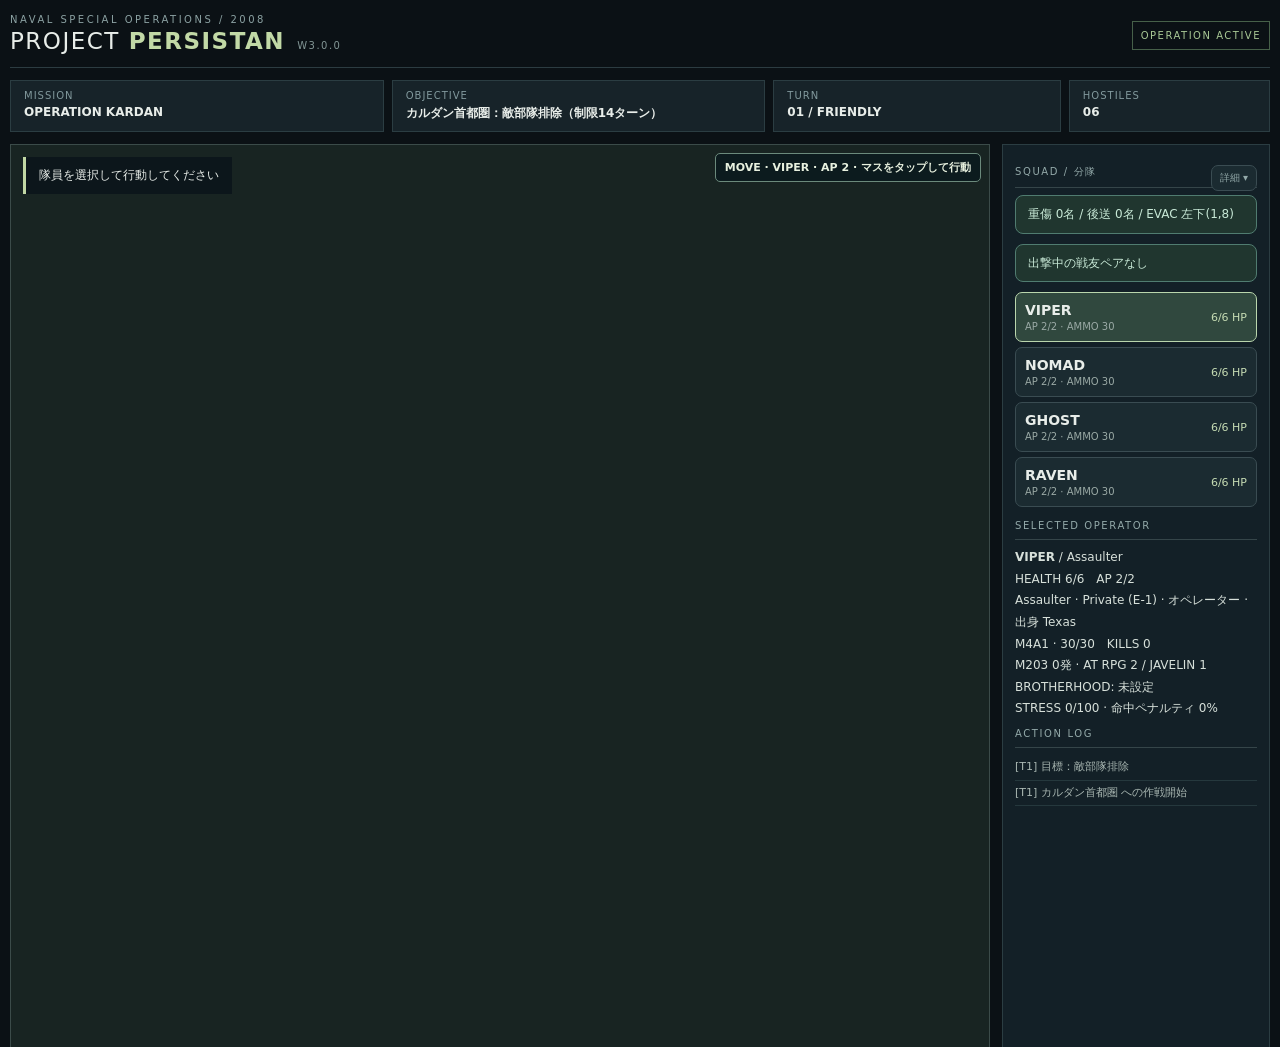
<file: index.html>
<!doctype html><html lang="ja"><head><meta charset="utf-8"><meta name="viewport" content="width=device-width,initial-scale=1,maximum-scale=1,viewport-fit=cover,user-scalable=no"><meta name="theme-color" content="#111b20"><title>PROJECT PERSISTAN — W3.0.0</title><link rel="manifest" href="manifest.webmanifest"><link rel="stylesheet" href="style.css"></head><body><div id="app"><header><div><div class="eyebrow">NAVAL SPECIAL OPERATIONS / 2008</div><h1>PROJECT <b>PERSISTAN</b><span class="version">W3.0.0</span></h1></div><div id="status">OPERATION ACTIVE</div></header><section class="intel"><div><small>MISSION</small><strong id="mission-name">OPERATION DUST VEIL</strong></div><div><small>OBJECTIVE</small><strong id="objective">敵部隊を排除</strong></div><div><small>TURN</small><strong id="turn">01 / FRIENDLY</strong></div><div><small>HOSTILES</small><strong id="hostiles">04</strong></div></section><main><div class="battle"><div id="battle-hud" class="battle-hud" aria-live="polite">MOVE · 隊員を選択</div><canvas id="battle" aria-label="戦術戦場"></canvas><div id="toast" aria-live="polite">隊員を選択して行動してください</div><div class="legend"><span class="friend">●</span> FRIENDLY　<span class="enemy">●</span> HOSTILE　<span class="cover">■</span> COVER</div></div><aside><div class="section-title">SQUAD / 分隊 <button id="toggle-detail" type="button" aria-expanded="true" aria-controls="detail-panels">詳細 ▾</button></div><div id="casualty-status" class="bond-field" aria-live="polite">重傷 0名 / 後送 0名</div><div id="bond-field" class="bond-field" aria-live="polite">出撃中の戦友ペアなし</div><div id="squad"></div><div id="detail-panels"><div class="section-title">SELECTED OPERATOR</div><div id="operator"></div><div class="section-title">ACTION LOG</div><div id="log"></div></div></aside></main><footer><div class="mode" role="group" aria-label="戦術アクション"><button data-mode="move" class="active">↗ 移動</button><button data-mode="fire">◎ 射撃</button><button data-mode="overwatch">◉ 警戒</button><button data-mode="at">◇ 対装甲</button><button data-mode="cas">✈ CAS指定</button><button data-mode="m203">◈ M203</button><span id="cas-status" aria-live="polite">CAS 残2回</span><select id="at-launcher" aria-label="対戦車兵器"><option value="rpg">RPG-7</option><option value="javelin">FGM-148</option></select><button id="command-order">★ 指揮命令</button><button id="leadership-rally">◆ 士気回復</button><button id="squad-cover">▣ 分隊援護</button><button id="brotherhood-assist">🤝 絆支援</button><button id="brotherhood-rescue">✚ 戦友救助</button><button id="stabilize-casualty">✚ 止血</button><button id="carry-casualty">↗ 搬送開始</button><button id="evacuate-casualty">▣ EVAC後送</button><button id="qrf-request">✚ QRF要請</button><span id="qrf-status" aria-live="polite">QRF 残1回</span><button id="reload">↻ 装填</button><button id="pickup">▣ 鹵獲</button></div><div class="control"><button id="command">司令部・戦略マップ</button><button id="roster">隊員名簿・編制</button><button id="customize">隊員編集</button><button id="reset">作戦再開</button><button id="help">操作説明</button><button id="end" class="primary">ターン終了 →</button></div></footer><div id="result-overlay" class="overlay hidden"><div class="modal" role="dialog" aria-modal="true"><h2 id="result-title"></h2><p id="result-detail"></p><button id="result-close" class="primary">司令部へ戻る</button></div></div><div id="overlay" class="overlay hidden"><div class="modal"><h2 id="modal-title"></h2><p id="modal-body"></p><button id="modal-close" class="primary">閉じる</button></div></div><div id="command-overlay" class="overlay hidden"><div class="command-panel" role="dialog" aria-modal="true" aria-label="作戦司令部"><div class="editor-head"><h2>COMMAND / 作戦司令部</h2><button id="command-close" aria-label="閉じる">✕</button></div><div id="command-stats" class="command-stats"></div><div class="command-columns"><section><h3>REGIONS / 作戦地域</h3><div id="region-list" class="region-list"></div><p id="region-detail"></p><div class="command-actions"><button id="recon">偵察実施（40）</button><button id="launch" class="primary">選択地域に出撃</button></div></section><section><h3>SUPPORT / 戦術支援計画</h3><div class="support-planning"><label>航空支援<select id="support-cas"><option value="area">広域攻撃（半径1・威力6）</option><option value="precision">精密攻撃（単一マス・威力8）</option></select></label><label>QRF編制<select id="support-qrf"><option value="light">軽即応班（最大2名・2ターン）</option><option value="fast">先遣班（最大1名・1ターン）</option></select></label><p id="support-info" class="command-note"></p></div><h3>BASE / 基地施設</h3><p id="armory-summary"></p><p id="armory-list"></p><div id="facility-list"></div><div class="command-actions"><button id="command-day">1日経過・負傷回復</button></div></section></div><section class="campaign-block"><h3>CAMPAIGN / 作戦進行</h3><p id="campaign-status"></p><div id="campaign-history"></div><div class="command-actions"><button id="backup-export">セーブデータを書き出す</button><label class="import-button">セーブデータを読み込む<input id="backup-import" type="file" accept=".json,application/json" hidden></label></div></section><p class="command-note">作戦勝利で資金・治安が増加し脅威が低下します。偵察情報は敵人数に影響します。進行状況はこの端末に保存されます。</p></div></div><div id="roster-overlay" class="overlay hidden"><div class="roster-panel" role="dialog" aria-modal="true" aria-label="隊員名簿"><div class="editor-head"><h2>ROSTER / 隊員育成・部隊編制</h2><button id="roster-close" aria-label="閉じる">✕</button></div><p id="roster-summary"></p><div id="roster-list"></div><div class="roster-bottom"><button id="roster-recover">1日経過 / 負傷回復</button><button class="primary" onclick="document.getElementById('roster-close').click()">戦場へ戻る</button></div><small>出撃メンバーの変更は次回の作戦開始時に反映されます。戦死者は補充可能です。</small></div></div><div id="editor-overlay" class="overlay hidden"><div class="editor" role="dialog" aria-modal="true" aria-label="隊員カスタマイズ"><div class="editor-head"><h2>OPERATOR CUSTOMIZATION</h2><button id="editor-close" aria-label="閉じる">✕</button></div><div class="editor-body"><div class="preview"><canvas id="preview" width="280" height="290" aria-label="隊員プレビュー"></canvas><small>TACTICAL LOADOUT / 2008</small></div><div class="editor-fields"><label>隊員<select id="edit-unit"></select></label><label>コールサイン<input id="edit-name" maxlength="14" autocomplete="off" placeholder="CALLSIGN"></label><label>戦闘服<select id="edit-uniform"></select></label><label>ヘッドギア<select id="edit-headgear"></select></label><label>フェイスギア<select id="edit-facegear"></select></label><label>ベスト<select id="edit-vest"></select></label><label>肌色<select id="edit-skin"></select></label><div class="loadout-heading">WEAPON LOADOUT / 武器カスタマイズ</div><label>主武器<select id="edit-weapon"></select></label><label>照準器<select id="edit-optic"></select></label><label>銃口装置<select id="edit-muzzle"></select></label><label>フォアグリップ<select id="edit-grip"></select></label><label>ストック<select id="edit-stock"></select></label><label>レーザー<select id="edit-laser"></select></label><label>ウェポンライト<select id="edit-light"></select></label><label>ハンドガード<select id="edit-handguard"></select></label><label>弾倉<select id="edit-magazine"></select></label><label>アンダーバレル<select id="edit-underbarrel"></select></label><div id="weapon-stats" class="weapon-stats" aria-live="polite"></div><button id="edit-save" class="primary">保存して戦場に反映</button><button id="edit-reset">選択隊員を初期化</button></div></div></div></div></div><div id="orientation-tip" class="orientation-tip" role="status">画面を横向きにすると戦場を広く表示できます <button id="dismiss-orientation" type="button" aria-label="案内を閉じる">×</button></div><script src="game.js"></script></body></html>
</file>
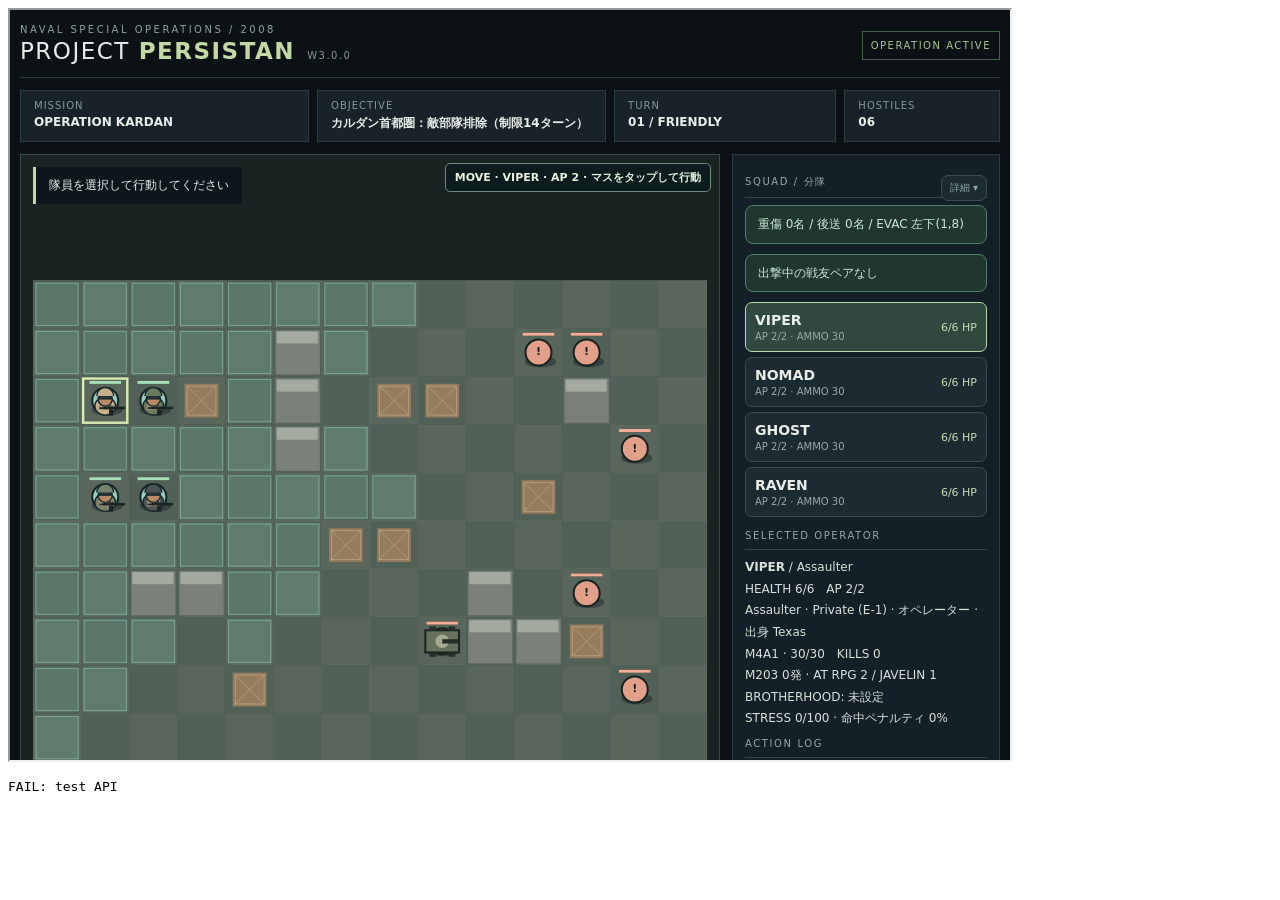
<file: anti_armor.html>
<!doctype html><meta charset="utf-8"><title>Anti-armor smoke test</title><iframe id="game" src="../index.html?test=1" style="width:1000px;height:750px"></iframe><pre id="result">RUNNING</pre><script>game.onload=()=>{try{const a=game.contentWindow.__persistanTest;const ok=(v,m)=>{if(!v)throw Error(m)};ok(a,'test API');ok(a.antiArmorDamage(a.AT_LAUNCHERS.rpg,{armor:3})===6,'RPG damage');ok(a.antiArmorDamage(a.AT_LAUNCHERS.javelin,{armor:3})===16,'Javelin damage');ok(a.antiArmorDamage(a.AT_LAUNCHERS.rpg,{armor:1})===9,'APC damage');ok(a.state().units.some(x=>x.team==='friendly'&&x.atAmmo?.rpg===2),'initial ammo');result.textContent='PASS';}catch(e){result.textContent='FAIL: '+e.message}};</script>
</file>
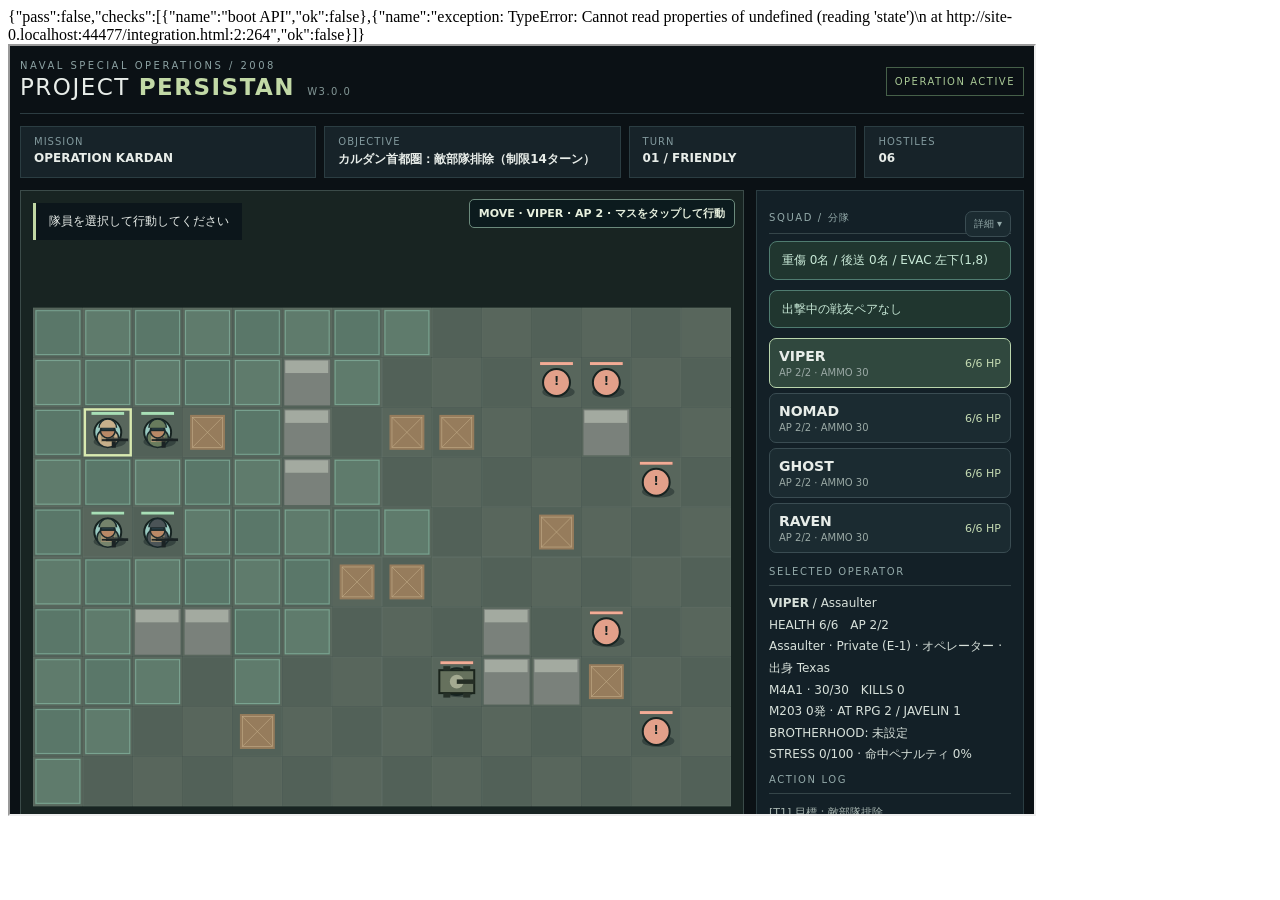
<file: integration.html>
<!doctype html><html><meta charset="utf-8"><title>W1.2.0 integration</title><body><div id="results">RUNNING</div><iframe id="game" src="../index.html?test=1" width="1024" height="768"></iframe><script>
const checks=[];function assert(name,ok){checks.push({name,ok:!!ok})}const frame=document.getElementById('game');frame.onload=()=>{setTimeout(()=>{try{const w=frame.contentWindow,d=w.document,api=w.__persistanTest;assert('boot API',!!api);assert('4 deployed',api.state().units.filter(x=>x.team==='friendly').length===4);assert('enemy units',api.state().units.filter(x=>x.team==='enemy').length>=2);assert('battle canvas',d.getElementById('battle').width>0);d.getElementById('command').click();assert('command opens',!d.getElementById('command-overlay').classList.contains('hidden'));d.getElementById('command-close').click();d.getElementById('roster').click();assert('roster opens',!d.getElementById('roster-overlay').classList.contains('hidden'));d.getElementById('roster-close').click();d.getElementById('customize').click();assert('editor opens',!d.getElementById('editor-overlay').classList.contains('hidden'));const original=api.state().units[0].name;const input=d.getElementById('edit-name');input.value='TEST_UNSAVED';input.dispatchEvent(new Event('input',{bubbles:true}));d.getElementById('editor-close').click();d.getElementById('customize').click();assert('cancel edit rollback',d.getElementById('edit-name').value===original);d.getElementById('editor-close').click();d.getElementById('end').click();assert('enemy phase',api.state().phase==='enemy');setTimeout(()=>{assert('turn returns',api.state().phase==='friendly'||api.state().gameover);api.finish(true);assert('result opens',!d.getElementById('result-overlay').classList.contains('hidden'));assert('mission recorded',api.state().strategy.missions===1);d.getElementById('result-close').click();assert('result closes',d.getElementById('result-overlay').classList.contains('hidden'));d.getElementById('launch').click();assert('next mission started',api.state().turn===1&&!api.state().gameover);finish()},650)}catch(e){checks.push({name:'exception: '+e.stack,ok:false});finish()}},200)};function finish(){document.getElementById('results').textContent=JSON.stringify({pass:checks.every(x=>x.ok),checks})}
</script></body></html>
</file>
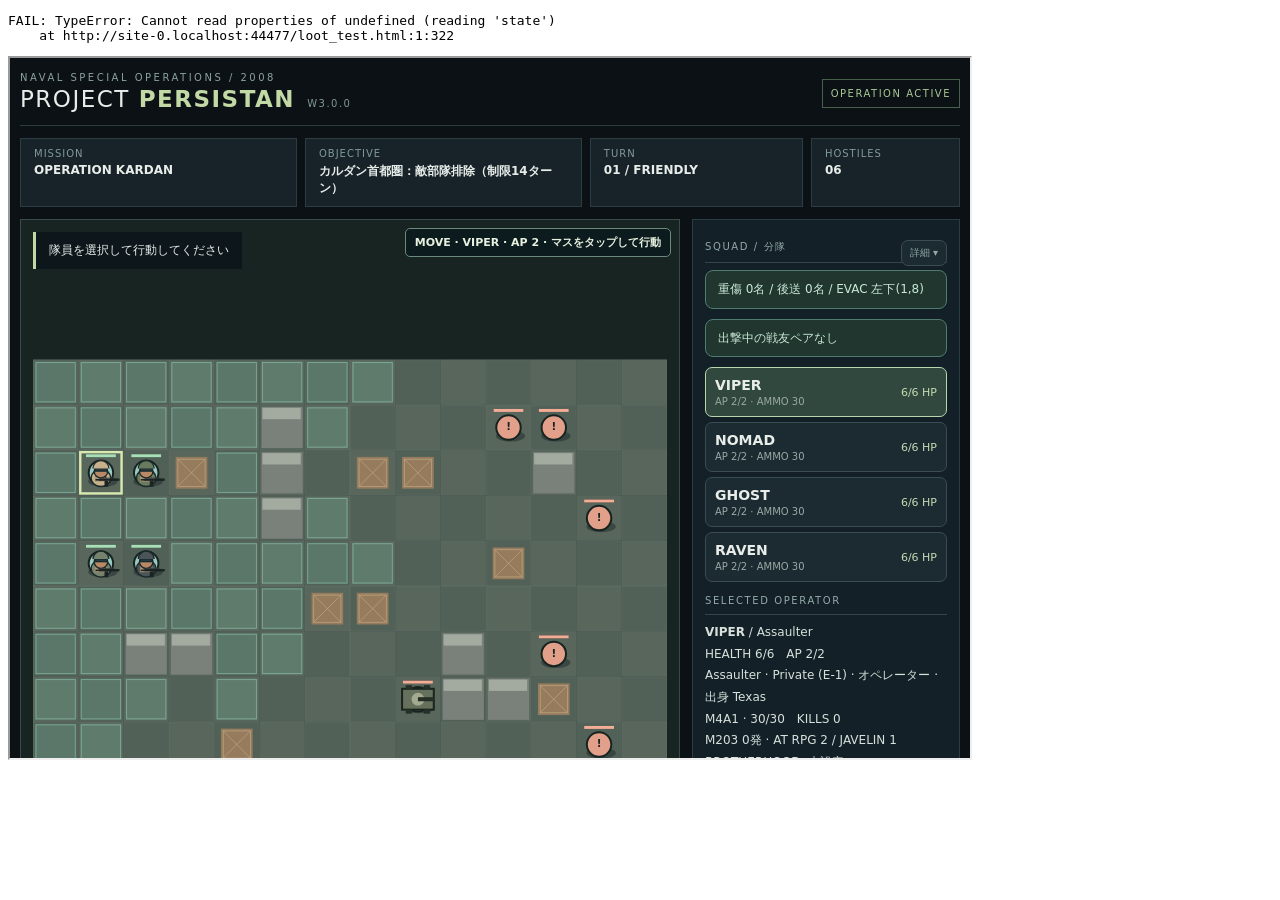
<file: loot_test.html>
<!doctype html><meta charset="utf-8"><title>W1.5 loot integration</title><pre id="result">RUNNING</pre><iframe id="game" src="../index.html?test=1" width="960" height="700"></iframe><script>const f=document.getElementById('game');f.onload=()=>setTimeout(()=>{try{const api=f.contentWindow.__persistanTest;const state=api.state(),enemy=state.units.find(u=>u.team==='enemy');if(!enemy)throw Error('no enemy');api.spawnDrop(enemy);if(api.state().drops.length!==1)throw Error('drop missing');api.spawnDrop(enemy);if(api.state().drops.length!==1)throw Error('duplicate drop');api.finish(true);if(!api.state().armory)throw Error('armory missing');document.getElementById('result').textContent='PASS: drop spawn, deduplication, result persistence'}catch(e){document.getElementById('result').textContent='FAIL: '+e.stack}},250)</script>
</file>
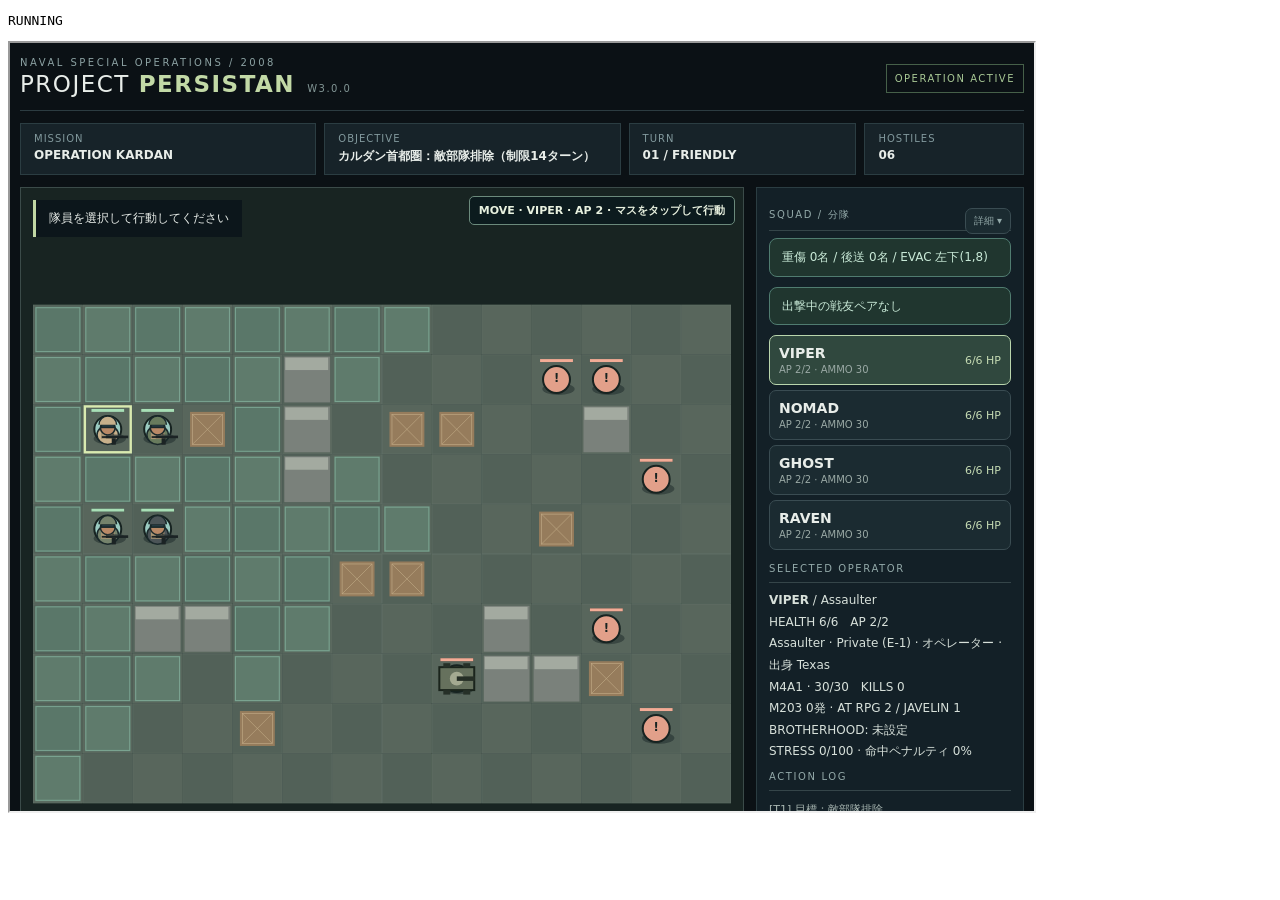
<file: movement.html>
<!doctype html><meta charset="utf-8"><title>W1.3 movement test</title><pre id="result">RUNNING</pre><iframe id="f" src="../index.html?test=1" width="1024" height="768"></iframe><script>
const f=document.getElementById('f'),r=document.getElementById('result');f.onload=()=>setTimeout(()=>{try{const a=f.contentWindow.__persistanTest;const u=a.state().units.find(x=>x.team==='friendly');a.action(u.x,u.y+1);const during=a.state();if(!during.moving)throw Error('movement did not start');setTimeout(()=>{try{const after=a.state(),v=after.units.find(x=>x.id===u.id);if(after.moving||v.y!==u.y+1||v.ap!==u.ap-1)throw Error('movement failed '+JSON.stringify({after:after.moving,v,u}));a.action(v.x,v.y+1);a.start();setTimeout(()=>{const fresh=a.state();if(fresh.moving||fresh.turn!==1)throw Error('restart race');r.textContent='PASS: move animation, AP, restart cancellation'}catch(e){r.textContent='FAIL: '+e.stack}},100)}catch(e){r.textContent='FAIL: '+e.stack}},450)}catch(e){r.textContent='FAIL: '+e.stack}},250);
</script>
</file>
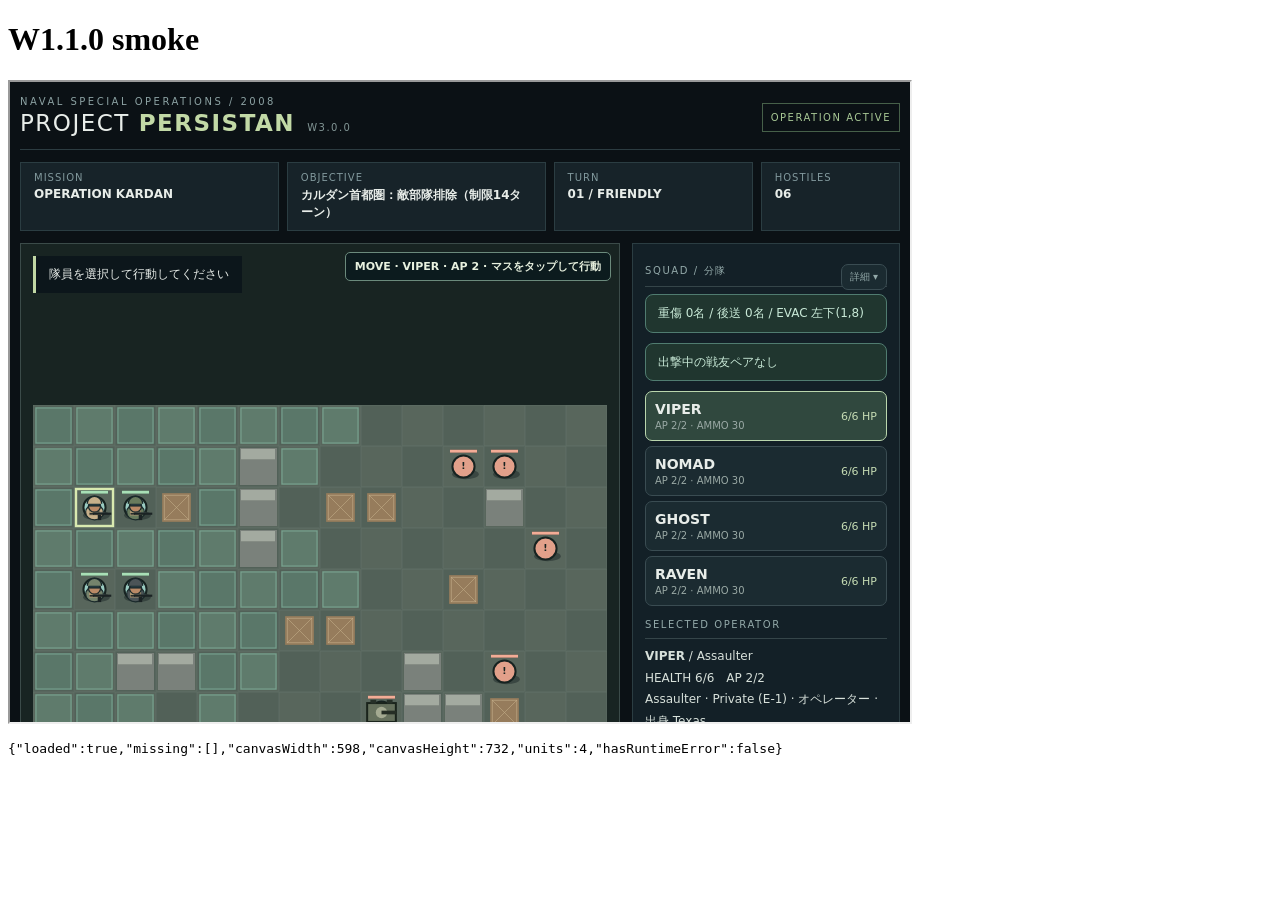
<file: smoke.html>
<!doctype html><html lang="ja"><meta charset="utf-8"><title>PERSISTAN smoke</title><body><h1>W1.1.0 smoke</h1><iframe id="game" src="../index.html" style="width:900px;height:640px"></iframe><pre id="report">RUNNING</pre><script>const f=document.getElementById('game');f.onload=()=>{try{const d=f.contentDocument;const ids=['battle','squad','operator','command','roster','customize','end','battle-hud','toggle-detail','backup-export'];const missing=ids.filter(id=>!d.getElementById(id));const c=d.getElementById('battle');const result={loaded:true,missing,canvasWidth:c.width,canvasHeight:c.height,units:d.querySelectorAll('.soldier').length,hasRuntimeError:!!f.contentWindow.__persistanError};document.getElementById('report').textContent=JSON.stringify(result);document.body.dataset.pass=String(!missing.length&&c.width>0&&result.units>0)}catch(e){document.getElementById('report').textContent=e.stack;document.body.dataset.pass='false'}};</script></body></html>
</file>
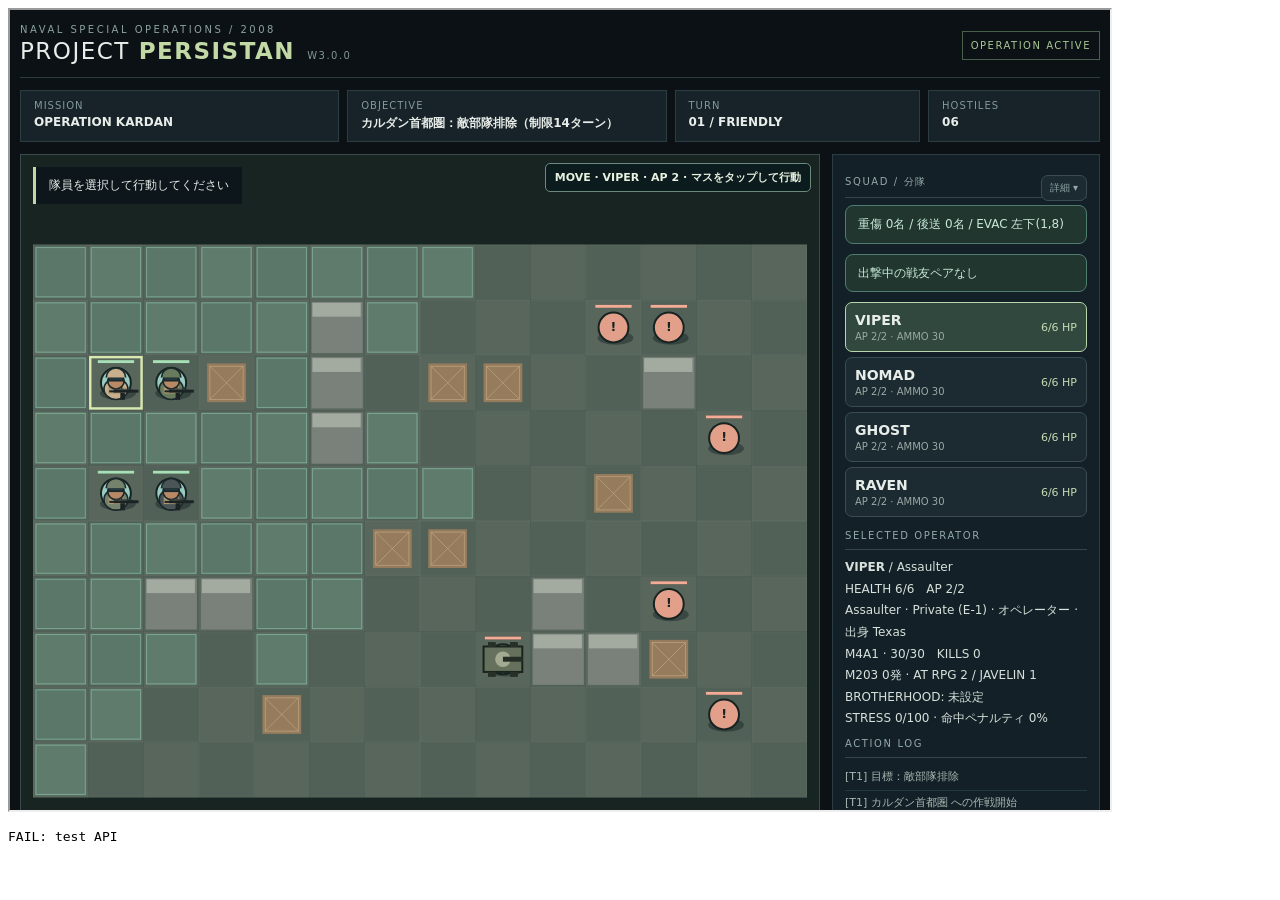
<file: vehicle.html>
<!doctype html><meta charset="utf-8"><title>Vehicle test</title><iframe id="game" src="../index.html?test=1" style="width:1100px;height:800px"></iframe><pre id="result">RUNNING</pre><script>const f=document.getElementById('game');f.onload=()=>{try{const api=f.contentWindow.__persistanTest;const assert=(c,m)=>{if(!c)throw Error(m)};assert(api,'test API');assert(api.vehicleDamage(2,{vehicle:'tank',armor:3})===0,'tank armor');assert(api.vehicleDamage(3,{vehicle:'technical',armor:1})===2,'technical armor');assert(api.vehicleRoster({threat:5}).length===2,'high threat');assert(api.vehicleRoster({threat:2}).length===0,'low threat');api.state().units.filter(u=>u.vehicle).forEach(u=>assert(u.hp>0,'vehicle hp'));document.getElementById('result').textContent='PASS';}catch(e){document.getElementById('result').textContent='FAIL: '+e.message}};</script>
</file>
<file: style.css>
:root{font-family:system-ui,-apple-system,"Hiragino Kaku Gothic ProN",sans-serif;color:#e8ede9;background:#0b1115;font-size:14px}*{box-sizing:border-box}body{margin:0}button{cursor:pointer;font:inherit;color:inherit;border:1px solid #3a4c52;background:#1b2b31;border-radius:7px;padding:11px 13px;touch-action:manipulation}button:disabled{opacity:.35}button.active{border-color:#b9d49d;background:#354e3c;color:#e9f8db}button.primary{background:#b8ce9d;color:#101d1a;font-weight:800;border-color:#d5e5bd}#app{min-height:100dvh;max-width:1450px;margin:auto;padding:14px 18px 18px}header{display:flex;align-items:center;justify-content:space-between;border-bottom:1px solid #2c3c41;padding-bottom:10px}.eyebrow{font-size:10px;letter-spacing:2.5px;color:#8ca2a3}h1{font-size:23px;letter-spacing:1.5px;margin:3px 0;font-weight:500}h1 b{color:#c2d9a6}.version{font-size:10px;color:#829695;margin-left:12px}#status{font-size:10px;letter-spacing:1.5px;color:#a8c895;border:1px solid #466049;padding:8px}.intel{display:grid;grid-template-columns:1.3fr 1.3fr 1fr .7fr;gap:8px;margin:12px 0}.intel>div{background:#172329;border:1px solid #2b3d42;padding:9px 13px}.intel small{display:block;color:#82999d;font-size:10px;letter-spacing:1px}.intel strong{display:block;margin-top:4px;font-size:12px}main{display:grid;grid-template-columns:minmax(0,1fr) 268px;gap:12px}.battle{position:relative;min-height:380px;border:1px solid #3b4b49;background:#1c2726;overflow:hidden}canvas{display:block;width:100%;height:100%;min-height:380px;touch-action:none}.legend{position:absolute;bottom:10px;left:12px;background:#0a1418c9;padding:7px 10px;font-size:10px;letter-spacing:1px;color:#c6d0ca;pointer-events:none}.friend{color:#9fd7cb}.enemy{color:#ef9a83}.cover{color:#c5b397}#toast{position:absolute;top:12px;left:12px;background:#0a151ad9;border-left:3px solid #c1d7a4;padding:10px 13px;font-size:12px;max-width:75%;pointer-events:none}aside{background:#132027;border:1px solid #2b3d42;padding:12px;min-height:380px}.section-title{font-size:10px;letter-spacing:1.6px;color:#93a9a9;border-bottom:1px solid #354549;padding:8px 0;margin-bottom:7px}.soldier{display:flex;justify-content:space-between;align-items:center;width:100%;margin:5px 0;text-align:left;padding:9px}.soldier.selected{border-color:#bad6ad;background:#30483e}.soldier .name{font-weight:700}.soldier small{display:block;color:#9aa9a5;font-size:10px;margin-top:3px}.hp{font-size:11px;color:#c5dbb3}#operator{min-height:84px;line-height:1.8;color:#d7e0da;font-size:12px}#log{height:110px;overflow:auto;color:#a9b7b2;font-size:11px;line-height:1.7}#log div{border-bottom:1px solid #25383d;padding:3px 0}footer{display:flex;justify-content:space-between;gap:12px;margin-top:12px;flex-wrap:wrap}.mode,.control{display:flex;gap:7px;flex-wrap:wrap}.overlay{position:fixed;inset:0;background:#040b0ddc;display:flex;align-items:center;justify-content:center;padding:20px;z-index:5}.hidden{display:none}.modal{background:#1b2b31;border:1px solid #60726c;padding:24px;max-width:440px;width:100%;line-height:1.8}.modal h2{margin:0 0 12px}.modal p{white-space:pre-line;color:#c6d2cb}.modal button{width:100%}@media(max-width:850px){#app{padding:8px}h1{font-size:17px}.intel{grid-template-columns:repeat(4,1fr);gap:4px;margin:8px 0}.intel>div{padding:6px}.intel strong{font-size:10px}main{grid-template-columns:minmax(0,1fr) 180px;gap:6px}.battle,canvas,aside{min-height:285px}aside{padding:7px}.soldier{padding:6px;font-size:11px}.section-title{font-size:9px}#operator{font-size:10px}#log{height:60px}button{padding:8px 9px;font-size:11px}footer{margin-top:7px}}@media(max-width:600px) and (orientation:portrait){main{grid-template-columns:1fr}.battle,canvas{min-height:350px}aside{min-height:0;display:grid;grid-template-columns:1fr 1fr;gap:5px}aside .section-title{grid-column:span 2}#squad{display:grid;grid-template-columns:1fr 1fr;gap:3px;grid-column:span 2}#operator,#log{grid-column:span 2}footer{flex-direction:column}}@media(max-height:460px) and (orientation:landscape){#app{padding:5px 8px}header{padding-bottom:3px}.eyebrow{font-size:8px}h1{font-size:15px;margin:0}.intel{margin:4px 0}.intel>div{padding:3px 7px}.intel strong{margin-top:1px}.battle,canvas,aside{min-height:210px;height:calc(100dvh - 148px)}.section-title{padding:4px 0;margin:3px 0}.soldier{margin:2px 0;padding:4px}.soldier small{margin:0}#operator{min-height:35px}#log{height:36px}footer{margin-top:5px}button{padding:6px 9px}}

/* W0.3.0 operator editor */
.editor{background:#17262b;border:1px solid #65796e;border-radius:10px;width:min(760px,96vw);max-height:94dvh;overflow:auto;padding:15px}.editor-head{display:flex;align-items:center;justify-content:space-between;gap:12px}.editor-head h2{font-size:15px;letter-spacing:1px;margin:0}.editor-body{display:grid;grid-template-columns:minmax(140px,1fr) minmax(180px,1.1fr);gap:14px;margin-top:10px}.preview{display:flex;flex-direction:column;align-items:center;justify-content:center;background:#202e30;padding:6px}.preview canvas{height:auto;min-height:0;max-height:290px;max-width:100%;aspect-ratio:280/290}.preview small{font-size:9px;color:#9cae9d;margin:5px}.editor-fields{display:grid;grid-template-columns:1fr 1fr;gap:8px;align-content:start}.editor-fields label{display:flex;flex-direction:column;gap:3px;font-size:10px;color:#a9bdb4}.editor-fields input,.editor-fields select{width:100%;min-width:0;border:1px solid #536761;background:#0d1b20;color:#e6efe6;padding:9px 6px;border-radius:5px;font:inherit;font-size:12px}.editor-fields button{grid-column:span 2}.editor-fields label:nth-child(2){grid-column:span 1}@media(max-width:520px){.editor{padding:8px}.editor-body{gap:7px;grid-template-columns:130px 1fr}.editor-fields{grid-template-columns:1fr;gap:5px}.editor-fields button{grid-column:span 1}.editor-fields input,.editor-fields select{padding:5px}.preview canvas{max-height:200px}}@media(max-height:440px) and (orientation:landscape){.editor{max-height:96dvh}.editor-body{grid-template-columns:175px 1fr}.editor-fields{grid-template-columns:1fr 1fr}.editor-fields button{grid-column:span 1}.preview canvas{max-height:160px}.editor-fields input,.editor-fields select{padding:5px}}

.loadout-heading{padding:12px 0 4px;color:#c8d5ae;font-size:12px;letter-spacing:.08em;font-weight:800;border-top:1px solid #4d6258;margin-top:8px}.weapon-stats{font-size:11px;line-height:1.5;padding:9px;background:#192823;border:1px solid #536a5c;border-radius:6px;color:#c6d6cc;overflow-wrap:anywhere}

/* W0.5.0 roster and skills */
.roster-panel{background:#17262b;border:1px solid #65796e;border-radius:10px;width:min(860px,98vw);max-height:95dvh;overflow:auto;padding:15px}.roster-panel h2{font-size:15px}.roster-panel>p,.roster-panel>small{color:#aebfb6;font-size:11px}.roster-item{background:#1e3033;border:1px solid #3d5451;border-radius:7px;margin:8px 0;padding:10px}.roster-top{display:flex;gap:8px;justify-content:space-between;flex-wrap:wrap}.roster-top span,.roster-item small{font-size:11px;color:#b6c7bc}.roster-actions{display:flex;align-items:center;gap:8px;flex-wrap:wrap;margin:7px 0}.roster-actions label{display:flex;align-items:center;gap:5px}.roster-actions select{background:#101e22;color:#e9f1ea;border:1px solid #526660;padding:8px;border-radius:5px}.skill-row{display:flex;flex-wrap:wrap;gap:4px;margin:6px 0}.skill-row button{font-size:10px;padding:6px 8px}.roster-bottom{display:flex;justify-content:space-between;gap:8px;margin:10px 0}.roster-panel button{min-height:32px}@media(max-width:600px){.roster-panel{padding:9px}.roster-item{padding:7px}.roster-actions{gap:5px}.roster-actions button,.roster-actions select{font-size:11px;padding:5px}}
/* W0.6.0 strategic command UI */
.command-panel{width:min(980px,96vw);max-height:91dvh;overflow:auto;background:#18272b;border:1px solid #4d6868;border-radius:14px;padding:16px;color:#e5eeeb;box-shadow:0 20px 70px #000b}
.command-stats{padding:10px 12px;margin:8px 0 12px;background:#25373b;color:#c6e5d7;border-radius:8px;font-size:13px;font-weight:700}
.command-columns{display:grid;grid-template-columns:1fr 1fr;gap:16px}.command-columns section{min-width:0}.command-columns h3{font-size:13px;letter-spacing:.1em;color:#a8d6c5;margin:8px 0}
.region-list{display:grid;gap:6px}.region-button{display:flex;flex-direction:column;align-items:flex-start;gap:4px;width:100%;text-align:left;padding:9px 10px;background:#253638;border:1px solid #47605e;border-radius:8px;color:#eef6f1}.region-button.active{border:2px solid #c1df9a;background:#304b45}.region-button small,.facility small{display:block;color:#b5c8c3;font-size:11px}.command-actions{display:flex;flex-wrap:wrap;gap:8px;margin:10px 0}.command-actions button{padding:10px 12px}.facility{display:flex;align-items:center;justify-content:space-between;gap:10px;padding:9px 0;border-bottom:1px solid #3a5152}.facility button{white-space:nowrap;padding:8px}.command-note{font-size:11px;color:#b7c7c5;margin:12px 0 0}
@media(max-width:690px){.command-columns{grid-template-columns:1fr}.command-panel{padding:10px;max-height:94dvh}.command-stats{font-size:11px}}

/* W0.7.0 campaign and backup UI */
.campaign-block{border-top:1px solid #6b827c66;margin-top:16px;padding-top:12px}.campaign-block h3{margin:0 0 8px}.campaign-block p{font-size:13px;line-height:1.5}.campaign-block #campaign-history{max-height:145px;overflow:auto;font-size:12px;line-height:1.8}.import-button{display:inline-flex;align-items:center;justify-content:center;padding:10px 12px;border:1px solid #71827d;border-radius:6px;cursor:pointer;font-size:12px;color:#e4ede8}.modal p{white-space:pre-line}

/* W0.8.0: iPhone safe areas, legible battle, compact touch-first controls */
html{-webkit-text-size-adjust:100%}body{overscroll-behavior-y:contain}#app{padding-left:max(10px,env(safe-area-inset-left));padding-right:max(10px,env(safe-area-inset-right));padding-bottom:max(12px,env(safe-area-inset-bottom))}
button,select,input{min-height:42px}button:focus-visible,select:focus-visible,input:focus-visible{outline:2px solid #d6e6ad;outline-offset:2px}
.battle-hud{position:absolute;top:8px;right:8px;z-index:2;pointer-events:none;max-width:55%;padding:6px 9px;border-radius:5px;background:#0b1b1ee8;border:1px solid #6b8a7c;color:#e8f1df;font-size:11px;font-weight:700;text-align:right}
#toggle-detail{float:right;font-size:10px;padding:3px 8px;min-height:26px}#detail-panels[hidden]{display:none!important}
.mode{flex:1 1 auto}.mode button{flex:1 1 auto;min-width:66px}.control{flex:1 1 auto}.control button{flex:1 1 auto}
.orientation-tip{display:none;position:fixed;bottom:max(8px,env(safe-area-inset-bottom));left:50%;transform:translateX(-50%);z-index:3;max-width:95vw;width:max-content;padding:9px 12px;background:#243c3df5;border:1px solid #8aa89a;border-radius:9px;box-shadow:0 4px 20px #000a;font-size:12px;text-align:center}.orientation-tip button{margin-left:8px;min-height:30px;padding:2px 8px}
@media(max-width:700px) and (orientation:portrait){.orientation-tip:not(.dismissed){display:block}.intel{grid-template-columns:repeat(2,minmax(0,1fr))}.intel strong{font-size:11px}.battle,canvas{min-height:310px}.legend{font-size:9px}.control{display:grid;grid-template-columns:repeat(2,minmax(0,1fr));width:100%}.control #end{grid-column:span 2}aside{display:block}#squad{display:grid;grid-template-columns:repeat(2,minmax(0,1fr));gap:5px}.soldier{min-height:48px}.mode{width:100%}}
@media(max-height:480px) and (orientation:landscape){#app{padding-top:3px}header #status{display:none}.battle,canvas,aside{height:max(170px,calc(100dvh - 158px));min-height:170px}.legend{bottom:4px;left:5px;padding:3px;font-size:8px}.battle-hud{top:4px;right:4px;font-size:9px;padding:3px 6px}.mode,.control{gap:4px}.mode button,.control button{min-height:35px;padding:5px 7px;font-size:10px}footer{gap:5px}.soldier{min-height:33px}}
@media(max-width:380px){h1{font-size:15px}.eyebrow{letter-spacing:1px}.battle-hud{font-size:9px}}
@media(prefers-reduced-motion:reduce){*{scroll-behavior:auto!important;animation:none!important;transition:none!important}}

.armory-item{display:flex;justify-content:space-between;gap:1rem;padding:5px 0;border-bottom:1px solid #ffffff22}.armory-item strong{font-variant-numeric:tabular-nums;color:#b9d9bf}

#at-launcher{background:#263631;color:#e9eddf;border:1px solid #63756a;border-radius:7px;padding:9px 6px;min-height:42px;max-width:135px}

#cas-status{display:inline-flex;align-items:center;min-height:38px;padding:0 9px;border:1px solid #a18a56;border-radius:7px;color:#e7d29a;font-size:12px;white-space:nowrap}button[data-mode="cas"].active{background:#775b30;color:#fff0c0;border-color:#e0bb6c}

.support-planning{display:grid;gap:10px;padding:12px;border:1px solid #52666a;border-radius:10px;margin-bottom:14px}.support-planning label{display:grid;gap:5px;font-size:13px}.support-planning select{min-width:0;width:100%;padding:9px;background:#1b2a30;color:#e6f0ed;border:1px solid #52666a;border-radius:6px}.support-planning select:disabled{opacity:.5}

/* W2.4.0 class talent tree */
.talent-tree{margin:10px 0;padding:10px;border:1px solid #526b69;border-radius:8px;background:#172727}.talent-tier{margin-top:8px}.talent-tier>small{display:block;color:#aac4bc;margin-bottom:4px}.talent-tier .skill-row{display:grid;grid-template-columns:repeat(2,minmax(0,1fr));gap:7px}.talent-tier button{min-height:58px;text-align:left;white-space:normal}.talent-tier button small{display:block;font-size:10px;opacity:.75;margin-top:3px}@media(max-width:550px){.talent-tier .skill-row{grid-template-columns:1fr 1fr}}

.brotherhood-roster{margin:9px 0;padding:9px;border:1px solid #55786b;border-radius:8px;display:flex;gap:8px;align-items:center;flex-wrap:wrap;background:#192b2a}.brotherhood-roster strong{font-size:12px;color:#b9e5c6}.brotherhood-roster select{max-width:200px}

/* W2.8.0: tactical brotherhood status */
.bond-field{padding:9px 12px;margin:6px 0 10px;border:1px solid #507c70;border-radius:8px;background:#20362f;color:#c8e9d7;font-size:12px;line-height:1.55}
</file>
